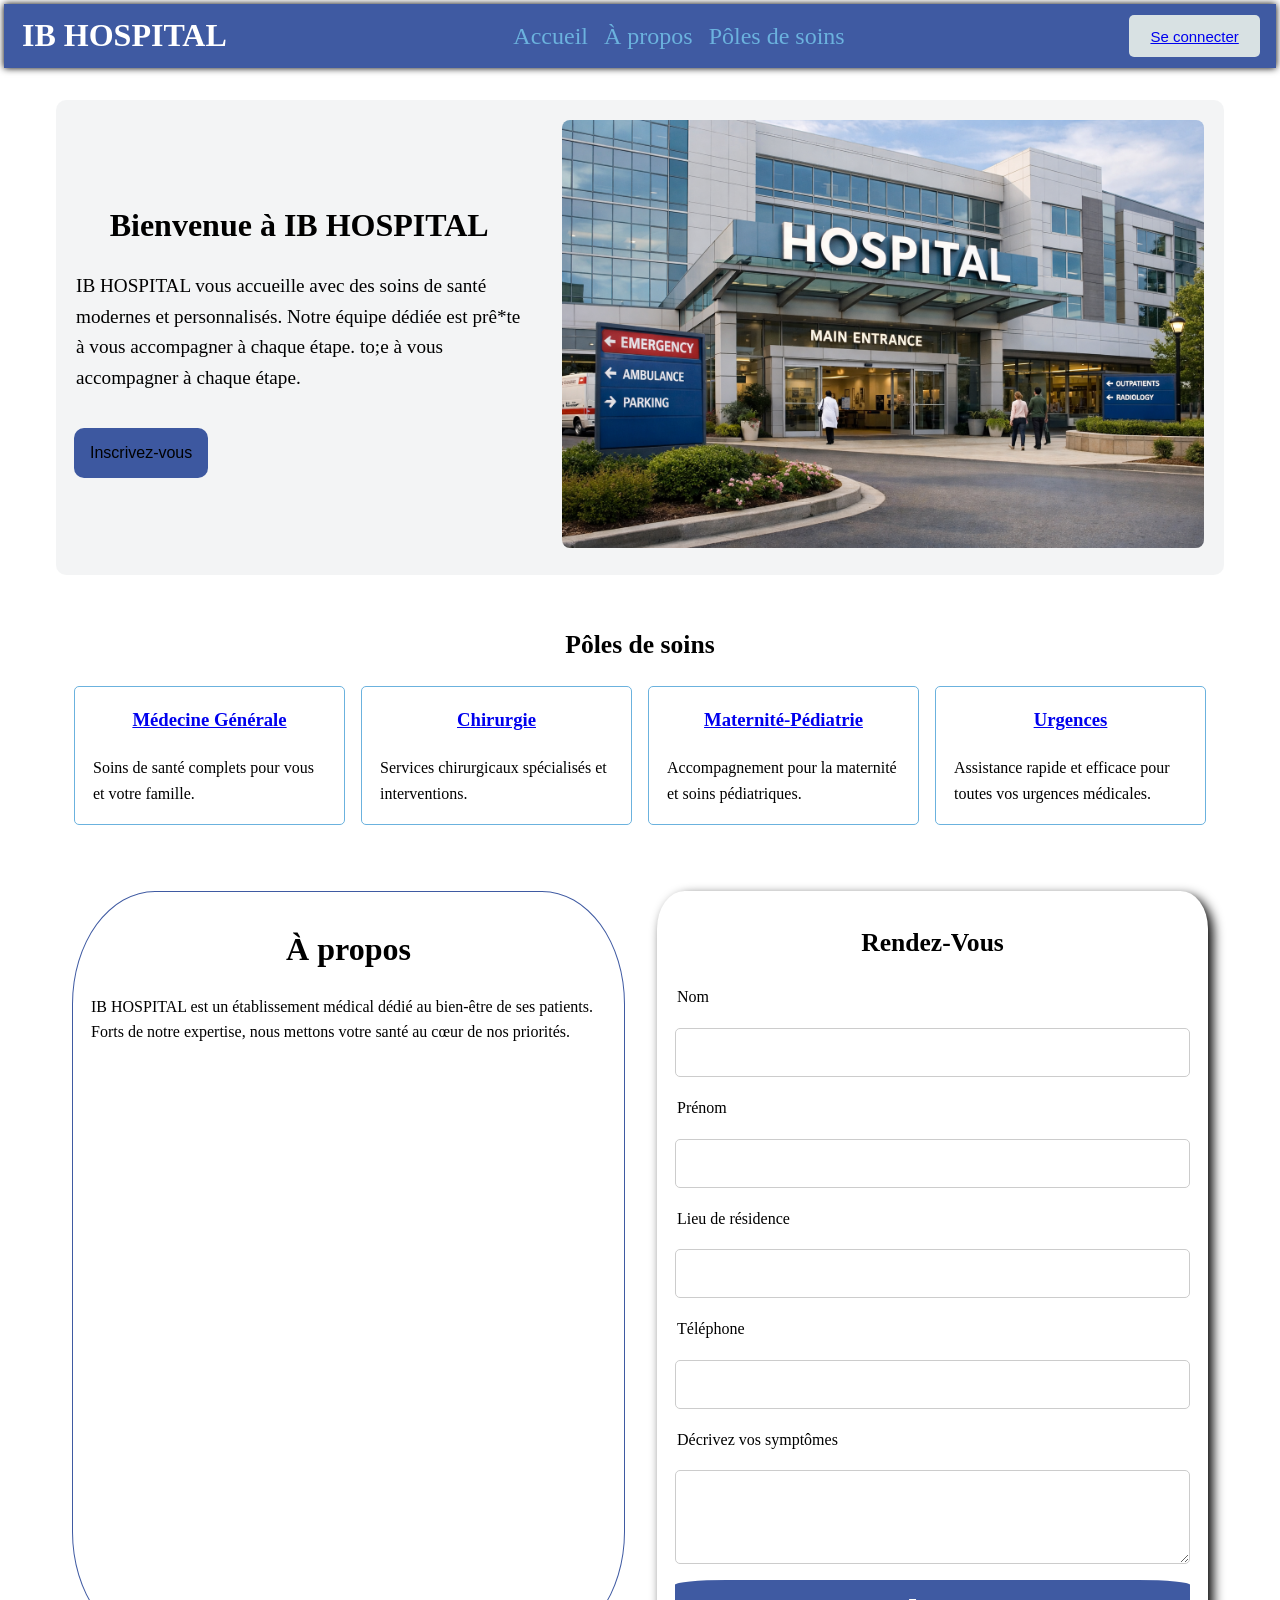
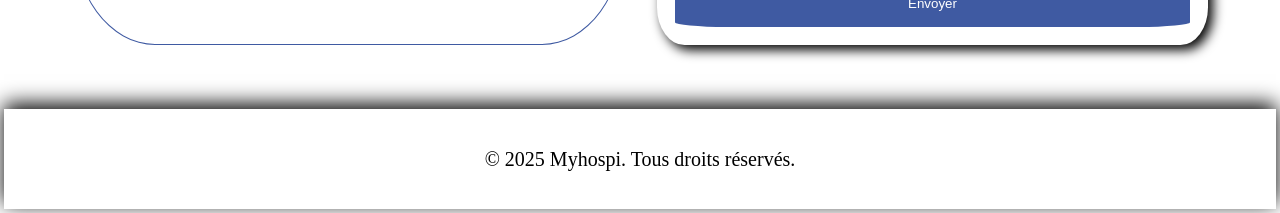
<file: index.html>
<!DOCTYPE html>
<html lang="fr">

<head>
    <meta charset="UTF-8">
    <meta name="viewport" content="width=device-width, initial-scale=1.0">
    <title>Myhospi</title>
    <link rel="stylesheet" href="style.css">
</head>

<body>

    <header>
        <h1>IB HOSPITAL</h1>

        <nav>
            <ul>
                <li><a href="#hero">Accueil</a></li>
                <li><a href="#Apropos">À propos</a></li>
                <li><a href="#service">Pôles de soins</a></li>
                </ul>
        </nav>
        <button type="button" id="btn-connexion"><a href="login_connexion/registre.html">Se connecter</a></button>
        
    </header>

    <main>

        
        <section id="hero">
            <div class="text-hero">
                <h2>Bienvenue à IB HOSPITAL</h2>
                <p>
                    IB HOSPITAL vous accueille avec des soins de santé modernes et personnalisés.
                    Notre équipe dédiée est prê*te à vous accompagner à chaque étape.
                    to;e à vous accompagner à chaque étape.
                </p>
                <button id="inscription">Inscrivez-vous</button>
            </div>  

            <div class="img-hero">
                <img src="image/hopital.png" alt="Vue de l'hôpital IB HOSPITAL">
            </div>
        </section>

        <!-- Section Services -->
        <section id="service">
            <h2>Pôles de soins</h2>

            <div class="partPole">
                <div class="pole">
                    <h3><a href="medecine generale/medecine-generale.html">Médecine Générale</a></h3>
                    <p>Soins de santé complets pour vous et votre famille.</p>
                </div>

                <div class="pole">
                    <h3><a href="chirurgie/chirurgie.html">Chirurgie</a></h3>
                    <p>Services chirurgicaux spécialisés et interventions.</p>
                </div>

                <div class="pole">
                    <h3><a href="maternité/maternite-pediatrie.html">Maternité-Pédiatrie</a></h3>
                    <p>Accompagnement pour la maternité et soins pédiatriques.</p>
                </div>
                <div class="pole">
                    <h3><a href="urgence/Urgence.html">Urgences</a></h3>
                    <p>Assistance rapide et efficace pour toutes vos urgences médicales.</p>

                </div>
            </div>
        </section>

        <!-- Section À propos -->
        <section id="Apropos">
            <div class="apropos">
                <h2>À propos</h2>
                <p>
                    IB HOSPITAL est un établissement médical dédié au bien-être de ses patients.
                    Forts de notre expertise, nous mettons votre santé au cœur de nos priorités.
                </p>
            </div>

            <div class="contactez">
                <h2>Rendez-Vous</h2>

                <form action="" method="post">
                    <label for="nom">Nom</label>
                    <input id="nom" type="text" name="nom" required>

                    <label for="prenom">Prénom</label>
                    <input id="prenom" type="text" name="prenom" required>

                    <label for="lieu">Lieu de résidence</label>
                    <input id="lieu" type="text" name="lieu">

                    <label for="tel">Téléphone</label>
                    <input id="tel" type="tel" name="telephone" required>

                    <label for="message">Décrivez vos symptômes</label>
                    <textarea id="message" name="message" rows="4" required></textarea>

                    <button type="submit">Envoyer</button>
                </form>
            </div>
        </section>

    </main>

    <footer>
        <p>&copy; 2025 Myhospi. Tous droits réservés.</p>
    </footer>

</body>

</html>
</file>
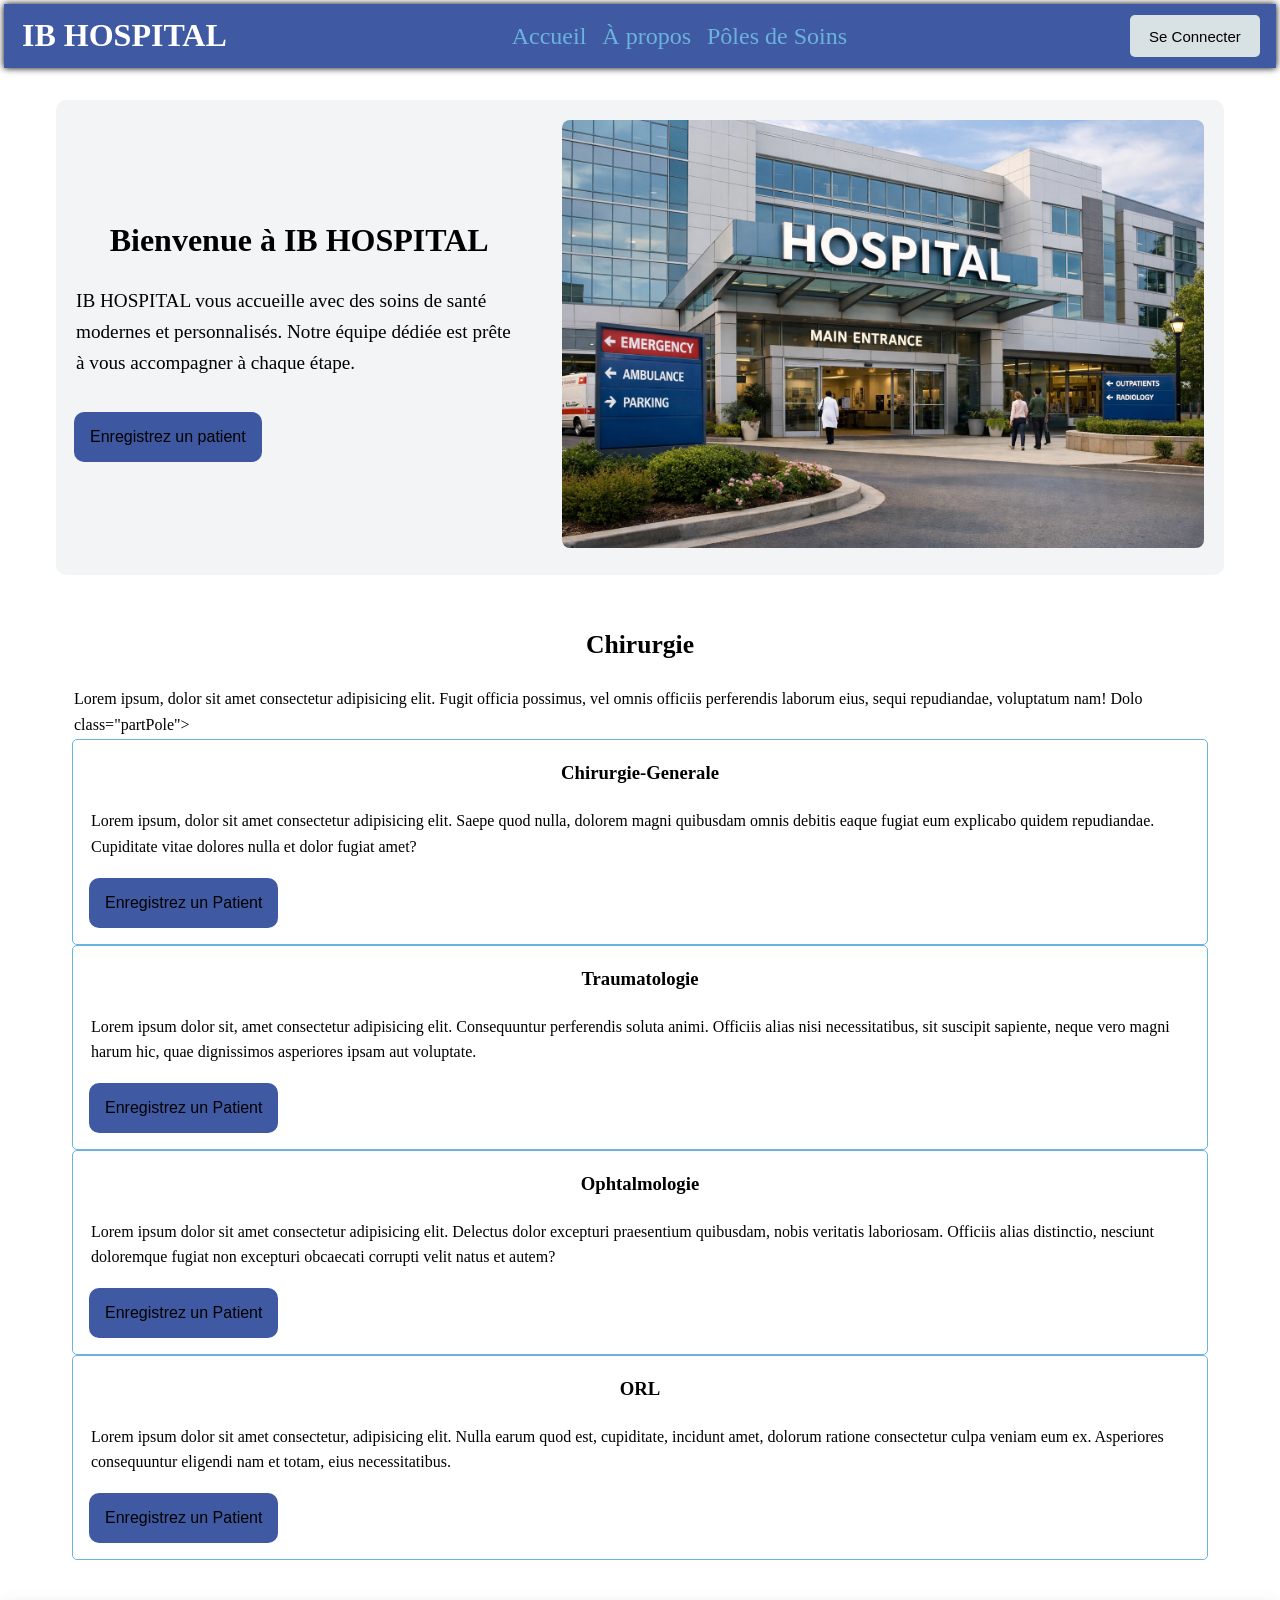
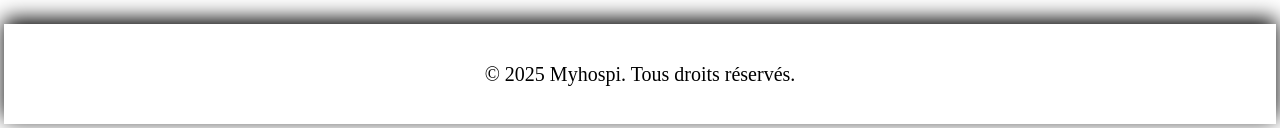
<file: chirurgie/chirurgie.html>
<!DOCTYPE html>
<html lang="en">
<head>
    <meta charset="UTF-8">
    <meta name="viewport" content="width=device-width, initial-scale=1.0">
    <title>Pôle Chirurgie IB HOSPITAL</title>
    <link rel="stylesheet" href="../style.css">
    <link rel="stylesheet" href="../image/hopital.png">
</head>

<body>

    <header>
        <h1>IB HOSPITAL</h1>

        <nav>
            <ul>
                <li><a href="../index.html">Accueil</a></li>
                <li><a href="../index.html#Apropos">À propos</a></li>
                <li><a href="../index.html#service">Pôles de Soins</a></li>
            </ul>
        </nav>

        <button type="button" id="btn-connexion">
            Se Connecter
        </button>
    </header>
    
    <main>
        <section id="hero">
            <div class="text-hero">
                <h2>Bienvenue à IB HOSPITAL</h2>
                <p>
                    IB HOSPITAL vous accueille avec des soins de santé modernes et personnalisés.
                    Notre équipe dédiée est prête à vous accompagner à chaque étape.
                </p>
                <button type="button" id="inscription">Enregistrez un patient</button>
            </div>

            <div class="img-hero">
                <img src="../image/hopital.png" alt="Vue de l'Hôpital IB HOSPITAL">
            </div>
        </section>

        <section id="service">
            <h2>Chirurgie</h2>
            <p>Lorem ipsum, dolor sit amet consectetur adipisicing elit. Fugit officia possimus, vel omnis officiis perferendis laborum eius, sequi repudiandae, voluptatum nam! Dolo class="partPole">
                <div class="pole">
                    <h3>Chirurgie-Generale</h3>
                    <p>Lorem ipsum, dolor sit amet consectetur adipisicing elit. Saepe quod nulla, dolorem magni quibusdam omnis debitis eaque fugiat eum explicabo quidem repudiandae. Cupiditate vitae dolores nulla et dolor fugiat amet?</p>
                    <button type="button" id="inscription">Enregistrez un Patient</button>
                </div>

                <div class="pole">
                    <h3>Traumatologie</h3>
                    <p>
                        Lorem ipsum dolor sit, amet consectetur adipisicing elit. Consequuntur perferendis soluta animi. Officiis alias nisi necessitatibus, sit suscipit sapiente, neque vero magni harum hic, quae dignissimos asperiores ipsam aut voluptate.
                    </p>
                    <button type="button" id="inscription">Enregistrez un Patient</button>
                </div>

                <div class="pole">
                    <h3>Ophtalmologie</h3>
                    <p>
                        Lorem ipsum dolor sit amet consectetur adipisicing elit. Delectus dolor excepturi praesentium quibusdam, nobis veritatis laboriosam. Officiis alias distinctio, nesciunt doloremque fugiat non excepturi obcaecati corrupti velit natus et autem?
                    </p>
                    <button type="button" id="inscription">Enregistrez un Patient</button>
                </div>

                <div class="pole">
                    <h3>ORL</h3>
                    <p>
                        Lorem ipsum dolor sit amet consectetur, adipisicing elit. Nulla earum quod est, cupiditate, incidunt amet, dolorum ratione consectetur culpa veniam eum ex. Asperiores consequuntur eligendi nam et totam, eius necessitatibus.
                    </p>
                    <button type="button" id="inscription">
                        Enregistrez un Patient
                    </button>
                </div>
            </div>
        </section>
    </main>

    <footer>
        <p>&copy; 2025 Myhospi. Tous droits réservés.</p>
    </footer>
</body>
</html>
</file>
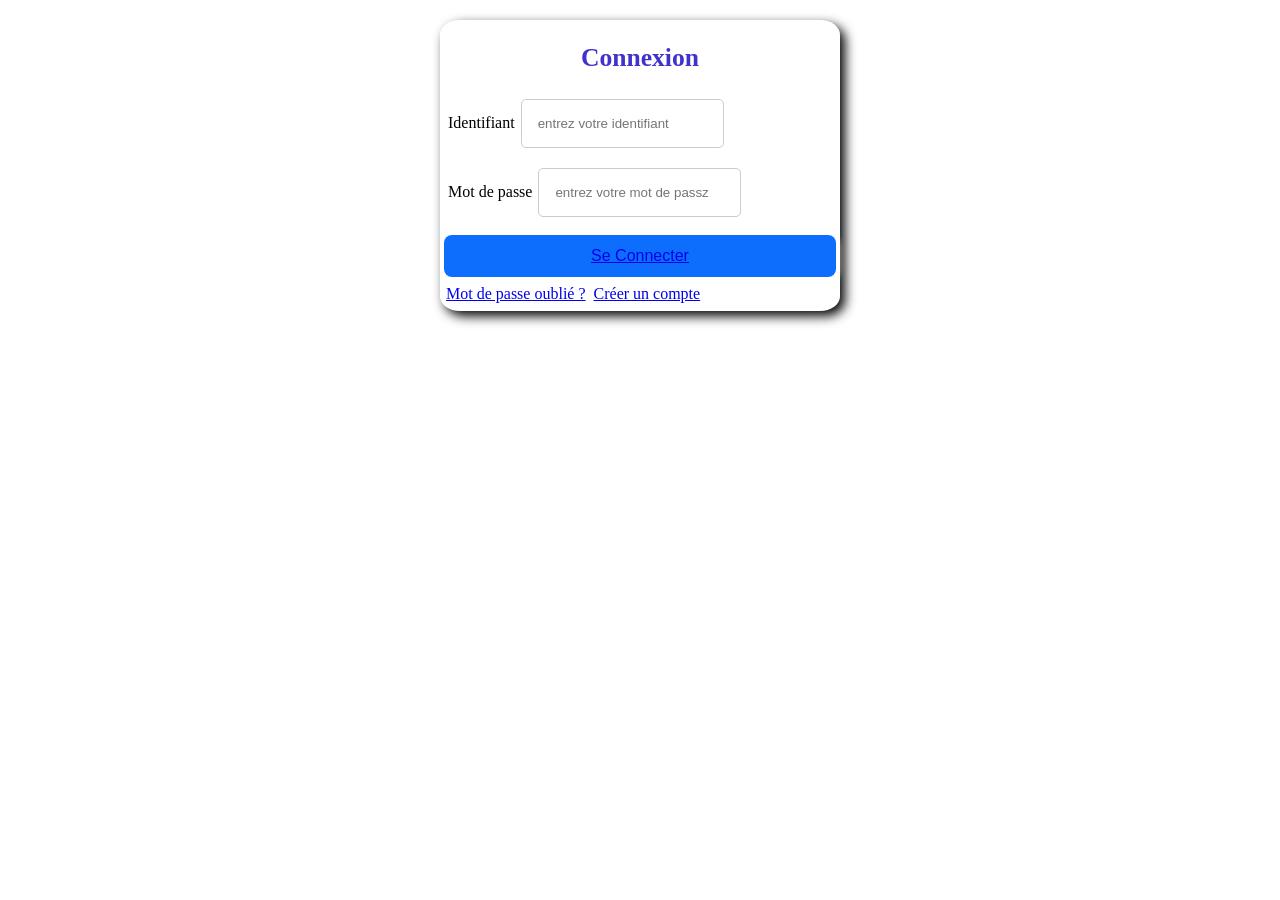
<file: login_connexion/connexion.html>
<!DOCTYPE html>
<html lang="fr">

<head>
    <meta charset="UTF-8">
    <meta name="viewport" content="width=device-width, initial-scale=1.0">
    <title>Médecine Générale - IB HOSPITAL</title>
    <link rel="stylesheet" href="../style.css">
    <link rel="stylesheet" href="../image/hopital.png">
</head>

<body>
    <!-- <header>
        <h1>IB HOSPITAL</h1>

        <nav>
            <ul>
                <li><a href="../index.html">Accueil</a></li>
                <li><a href="../index.html#Apropos">À propos</a></li>
                <li><a href="../index.html#service">Pôles de soins</a></li>
            </ul>
        </nav>

        <button type="button" id="btn-connexion">Se Connecter</button>
    </header> -->

    <main>
    <div class="login-container">
        <h2>Connexion</h2>

        <form action="">
            <div class="input-group">
                <label>Identifiant</label>
                <input type="email" placeholder="entrez votre identifiant" required>
            </div>

            <div class="input-group">
                <label>Mot de passe</label>
                <input type="password" placeholder="entrez votre mot de passz" required>
            </div>

            <button type="submit" class="login-btn">
                <a href="../index.html">Se Connecter</a>
            </button>
        </form>
        <div class="extra-links">
            <a href="#">Mot de passe oublié ?</a>
            <a href="registre.html">Créer un compte</a>
        </div>
    </div>
    </main>

    <!-- <footer>
        <p>&copy; 2025 Myhospi. Tous droits réservés.</p>
    </footer> -->
</body>
</file>
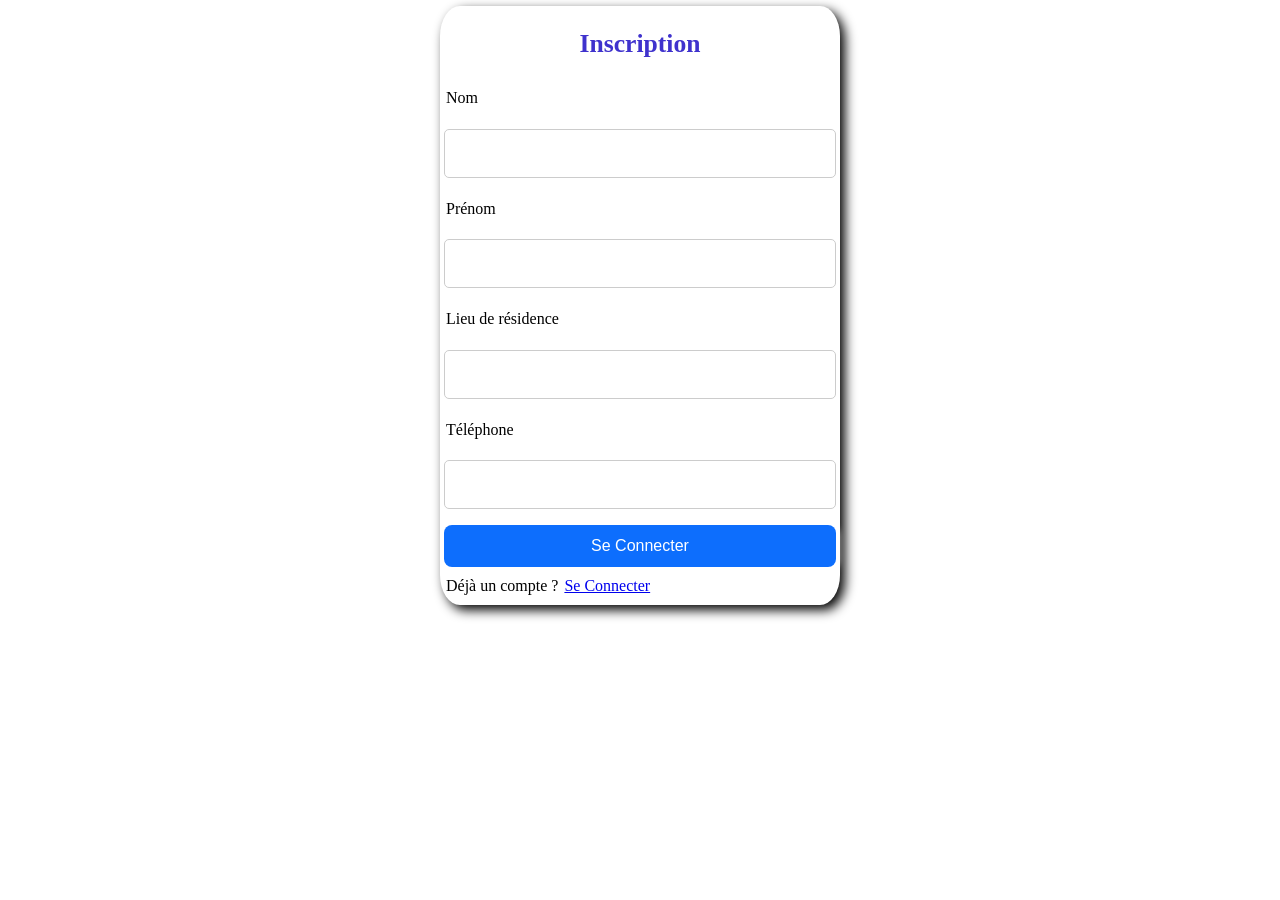
<file: login_connexion/registre.html>
<!DOCTYPE html>
<html lang="fr">
<head>
    <meta charset="UTF-8">
    <meta name="viewport" content="width=device-width, initial-scale=1.0">
    <title>registre</title>
    <link rel="stylesheet" href="../style.css">
</head>
      
<body>
    <!-- <header>
        <h1>IB HOSPITAL</h1>

        <nav>
            <ul>
                <li><a href="../index.html">Accueil</a></li>
                <li><a href="../index.html#Apropos">À propos</a></li>
                <li><a href="../index.html">Pôles de soins</a></li>
                </ul>
        </nav>
        <button type="button" id="btn-connexion">Se connecter</button>
    </header>   -->

    <div class="login">
        <div class="login-container">
            <h2>Inscription</h2>

            <form action="" method="post">
                <label for="nom">Nom</label>
                <input id="nom" type="text" name="nom" required>

                <label for="prenom">Prénom</label>
                <input id="prenom" type="text" name="prenom" required>

                <label for="lieu">Lieu de résidence</label>
                <input id="lieu" type="text" name="lieu">

                <label for="tel">Téléphone</label>
                <input id="tel" type="tel" name="telephone" required>

                <button type="reset">Se Connecter</button>
            </form>
            <div class="extra-links">
                <p>Déjà un compte ? <a href="connexion.html">Se Connecter</a></p> 
            </div>
        </div>
    </div>
</body>

<!-- <footer>
        <p>&copy; 2025 Myhospi. Tous droits réservés.</p>
</footer> -->
</html>
</file>
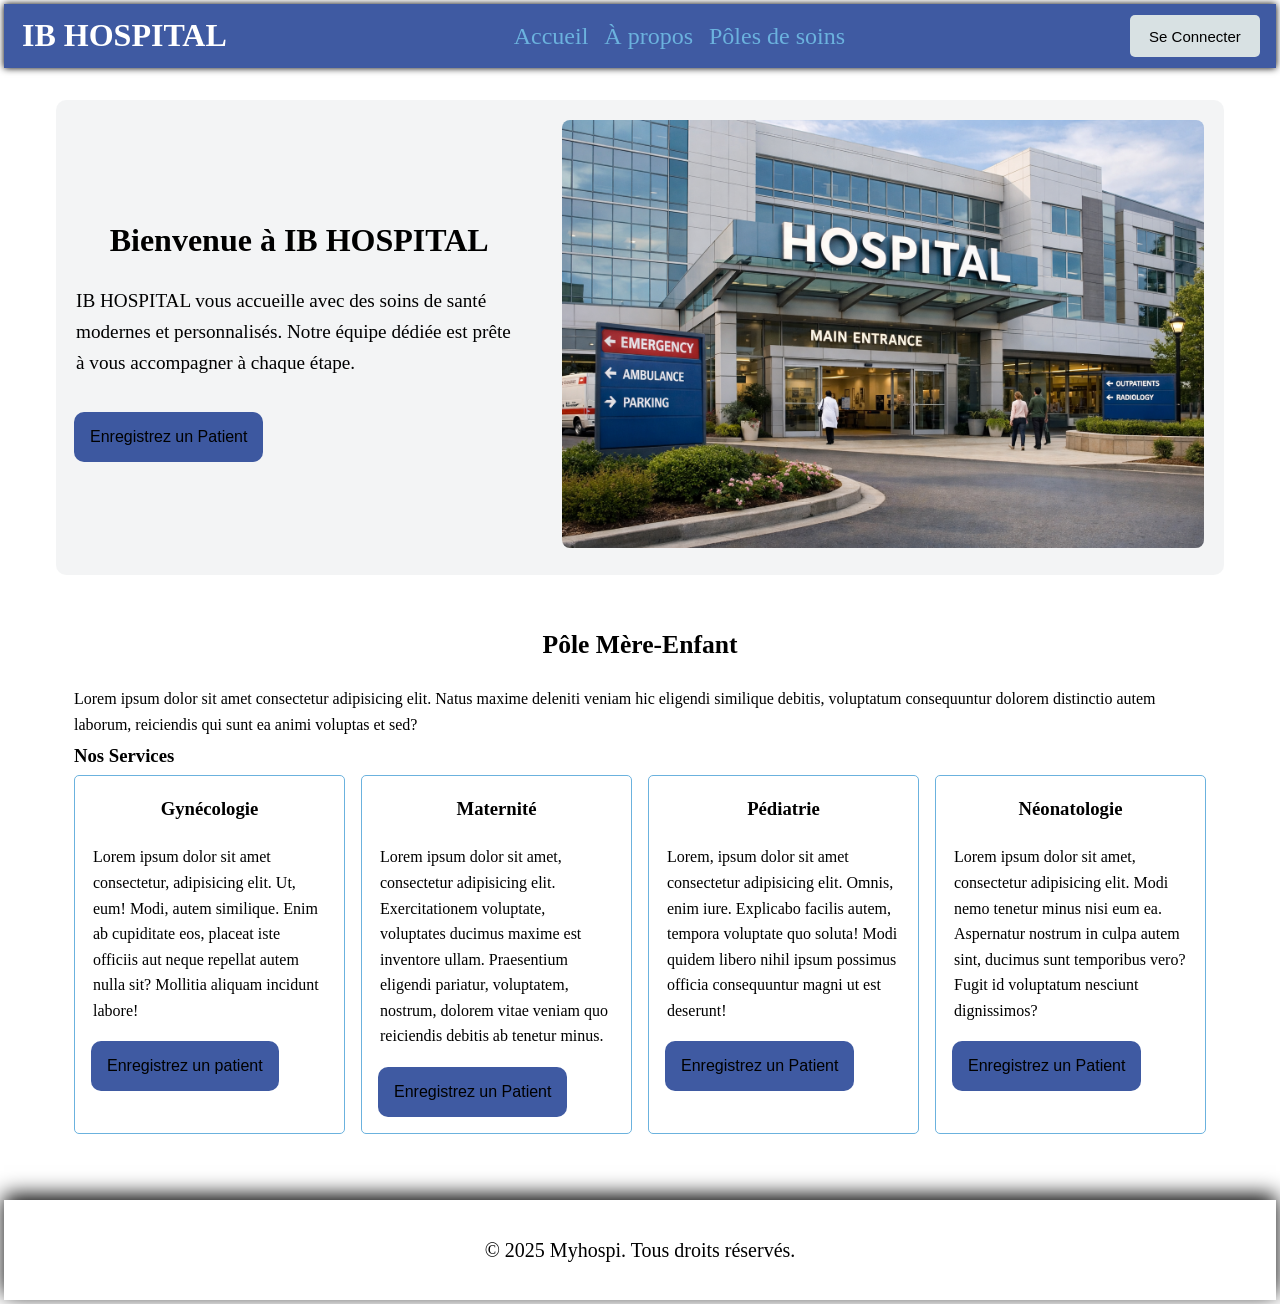
<file: maternité/maternite-pediatrie.html>
<!DOCTYPE html>
<html lang="en">
<head>
    <meta charset="UTF-8">
    <meta name="viewport" content="width=device-width, initial-scale=1.0">
    <title>Pôle Mère-Enfant IB HOSPITAL</title>
    <link rel="stylesheet" href="../style.css">
    <link rel="stylesheet" href="../image/hopital.png">
</head>

<body>

    <header>

        <h1>IB HOSPITAL</h1>

        <nav>
            <ul>
                <li><a href="../index.html">Accueil</a></li>
                <li><a href="../index.html#Apropos">À propos</a></li>
                <li><a href="../index.html#service">Pôles de soins</a></li>
            </ul>
        </nav>
        <button type="button" id="btn-connexion">Se Connecter</button>
    </header>

    <main>
        <section id="hero">
            <div class="text-hero">
                <h2>Bienvenue à IB HOSPITAL</h2>
                <p>
                    IB HOSPITAL vous accueille avec des soins de santé modernes et personnalisés.
                    Notre équipe dédiée est prête à vous accompagner à chaque étape.
                </p>
                <button id="inscription">
                    Enregistrez un Patient
                </button>
            </div>

            <div class="img-hero">
                <img src="../image/hopital.png" alt="Vue de l'hôpital IB HOSPITAL">
            </div>
        </section>
        <section id="service">
            <h2>Pôle Mère-Enfant</h2>
            <p>Lorem ipsum dolor sit amet consectetur adipisicing elit. Natus maxime deleniti veniam hic eligendi similique debitis, voluptatum consequuntur dolorem distinctio autem laborum, reiciendis qui sunt ea animi voluptas et sed?</p>

            <h3>Nos Services</h3>

            <div class="partPole">
                
                <div class="pole">
                    <h3>Gynécologie</h3>
                    <p>
                        Lorem ipsum dolor sit amet consectetur, adipisicing elit. Ut, eum! Modi, autem similique. Enim ab cupiditate eos, placeat iste officiis aut neque repellat autem nulla sit? Mollitia aliquam incidunt labore!
                    </p>
                    <button type="button" id="inscription">
                        Enregistrez un patient
                    </button>
                </div>

                <div class="pole">
                    <h3>Maternité</h3>
                    <p>
                        Lorem ipsum dolor sit amet, consectetur adipisicing elit. Exercitationem voluptate, voluptates ducimus maxime est inventore ullam. Praesentium eligendi pariatur, voluptatem, nostrum, dolorem vitae veniam quo reiciendis debitis ab tenetur minus.
                    </p>
                    <button type="button" id="inscription">
                        Enregistrez un Patient
                    </button>
                </div>

                <div class="pole">
                    <h3>Pédiatrie</h3>
                    <p>
                        Lorem, ipsum dolor sit amet consectetur adipisicing elit. Omnis, enim iure. Explicabo facilis autem, tempora voluptate quo soluta! Modi quidem libero nihil ipsum possimus officia consequuntur magni ut est deserunt!
                    </p>
                    <button type="button" id="inscription">
                        Enregistrez un Patient
                    </button>
                </div>
                <div class="pole">
                    <h3>Néonatologie</h3>
                    <p>
                        Lorem ipsum dolor sit amet, consectetur adipisicing elit. Modi nemo tenetur minus nisi eum ea. Aspernatur nostrum in culpa autem sint, ducimus sunt temporibus vero? Fugit id voluptatum nesciunt dignissimos?
                    </p>
                    <button type="button" id="inscription">
                        Enregistrez un Patient
                    </button>
                </div>
            </div>
        </section>
    </main>

    <footer>
        <p>&copy; 2025 Myhospi. Tous droits réservés.</p>
    </footer>
</body>
</html>
</file>
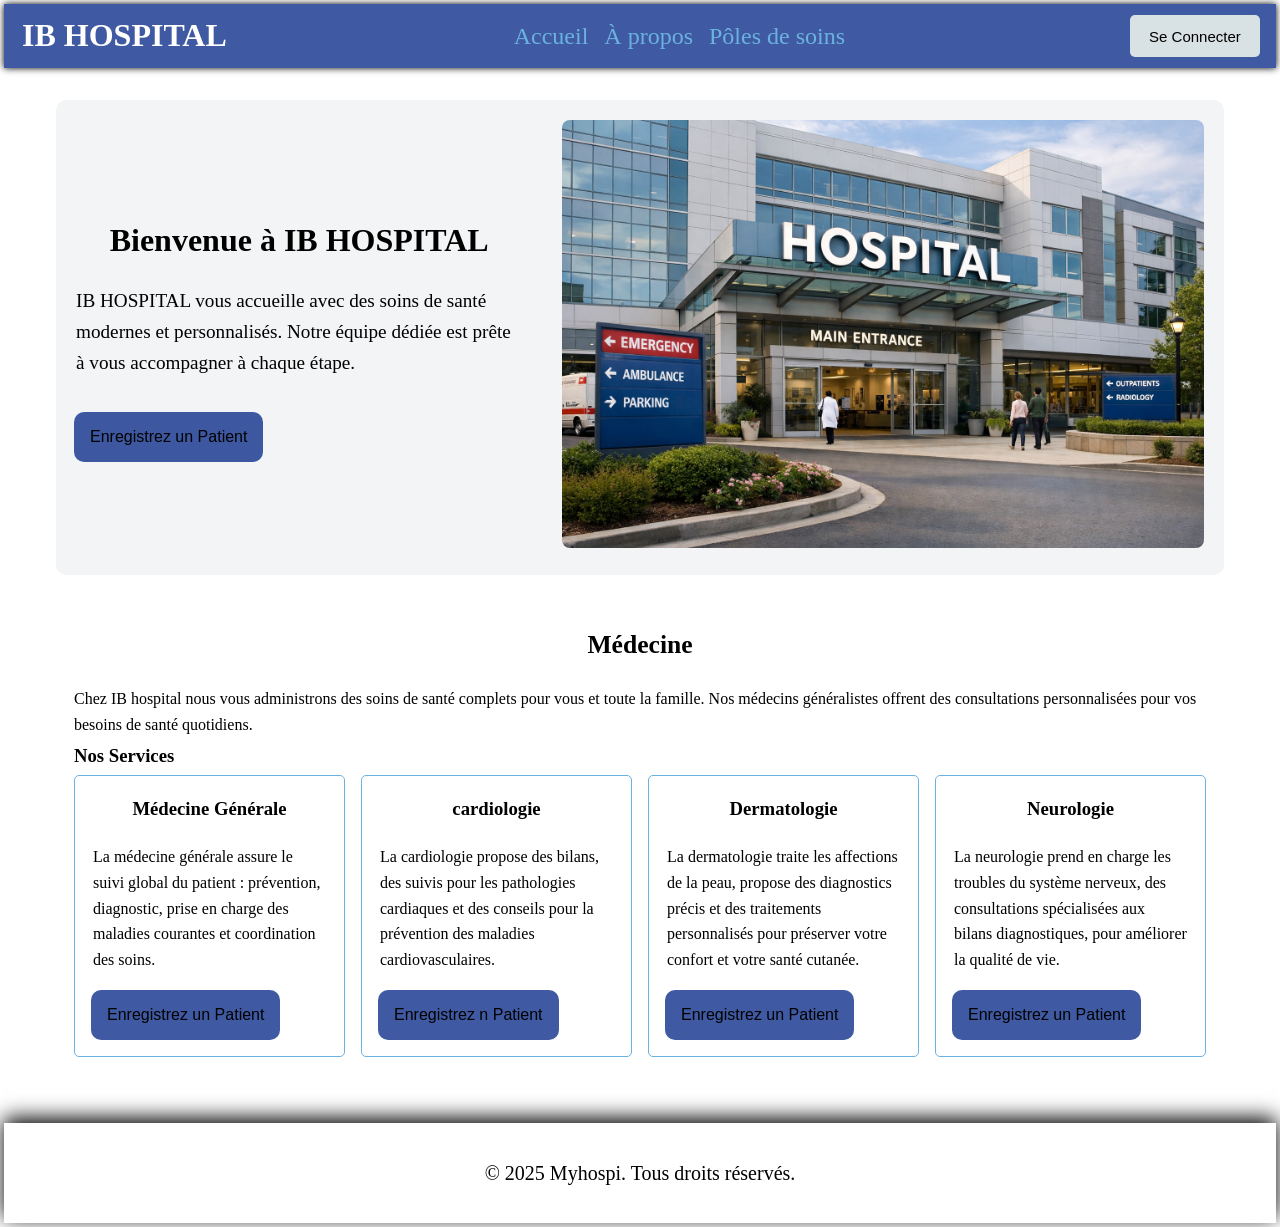
<file: medecine generale/medecine-generale.html>
<!DOCTYPE html>
<html lang="fr">

<head>
    <meta charset="UTF-8">
    <meta name="viewport" content="width=device-width, initial-scale=1.0">
    <title>Médecine Générale - IB HOSPITAL</title>
    <link rel="stylesheet" href="../style.css">
    <link rel="stylesheet" href="../image/hopital.png">
</head>

<body>

    <header>
        <h1>IB HOSPITAL</h1>

        <nav>
            <ul>
                <li><a href="../index.html">Accueil</a></li>
                <li><a href="../index.html#Apropos">À propos</a></li>
                <li><a href="../index.html#service">Pôles de soins</a></li>
            </ul>
        </nav>

        <button type="button" id="btn-connexion">Se Connecter</button>
    </header>

    <main>
          <section id="hero">
            <div class="text-hero">
                <h2>Bienvenue à IB HOSPITAL</h2>
                <p>
                    IB HOSPITAL vous accueille avec des soins de santé modernes et personnalisés.
                    Notre équipe dédiée est prête à vous accompagner à chaque étape.
                </p>
                <button   type="button" id="inscription">Enregistrez un Patient</button>
            </div>

            <div class="img-hero">
                <img src="../image/hopital.png" alt="Vue de l'hôpital IB HOSPITAL">
            </div>
        </section>
        <section id="service">
            <h2>Médecine </h2>
            <p>Chez IB hospital nous vous administrons des soins de santé complets pour vous et toute la famille. Nos médecins généralistes offrent des consultations
            personnalisées pour vos besoins de santé quotidiens.</p>

            <h3>Nos Services</h3>
            
            <div class="partPole">
                <div class="pole">
                    <h3>Médecine Générale</h3>
                    <p>La médecine générale assure le suivi global du patient : prévention, diagnostic, prise en charge des maladies courantes et coordination des soins.</p>
                    <button type="button" id="inscription" >
                        Enregistrez un Patient
                    </button>
                </div>
                

                <div class="pole">
                    <h3>cardiologie</h3>
                    <p>La cardiologie propose des bilans, des suivis pour les pathologies cardiaques et des conseils pour la prévention des maladies cardiovasculaires.</p>
                    <button type="button"  id="inscription">Enregistrez n Patient</button>
                </div>

                <div class="pole">
                    <h3>Dermatologie</h3>
                    <p>La dermatologie traite les affections de la peau, propose des diagnostics précis et des traitements personnalisés pour préserver votre confort et votre santé cutanée.</p>
                    <button type="button"  id="inscription">Enregistrez un Patient</button>

                </div>

                <div class="pole">
                    <h3>Neurologie</h3>
                    <p>La neurologie prend en charge les troubles du système nerveux, des consultations spécialisées aux bilans diagnostiques, pour améliorer la qualité de vie.</p>
                    <button type="button"  id="inscription">Enregistrez un Patient</button>
                </div>
             </div>
        </section>
    </main>

    <footer>
        <p>&copy; 2025 Myhospi. Tous droits réservés.</p>
    </footer>



</body>

</html>
</file>
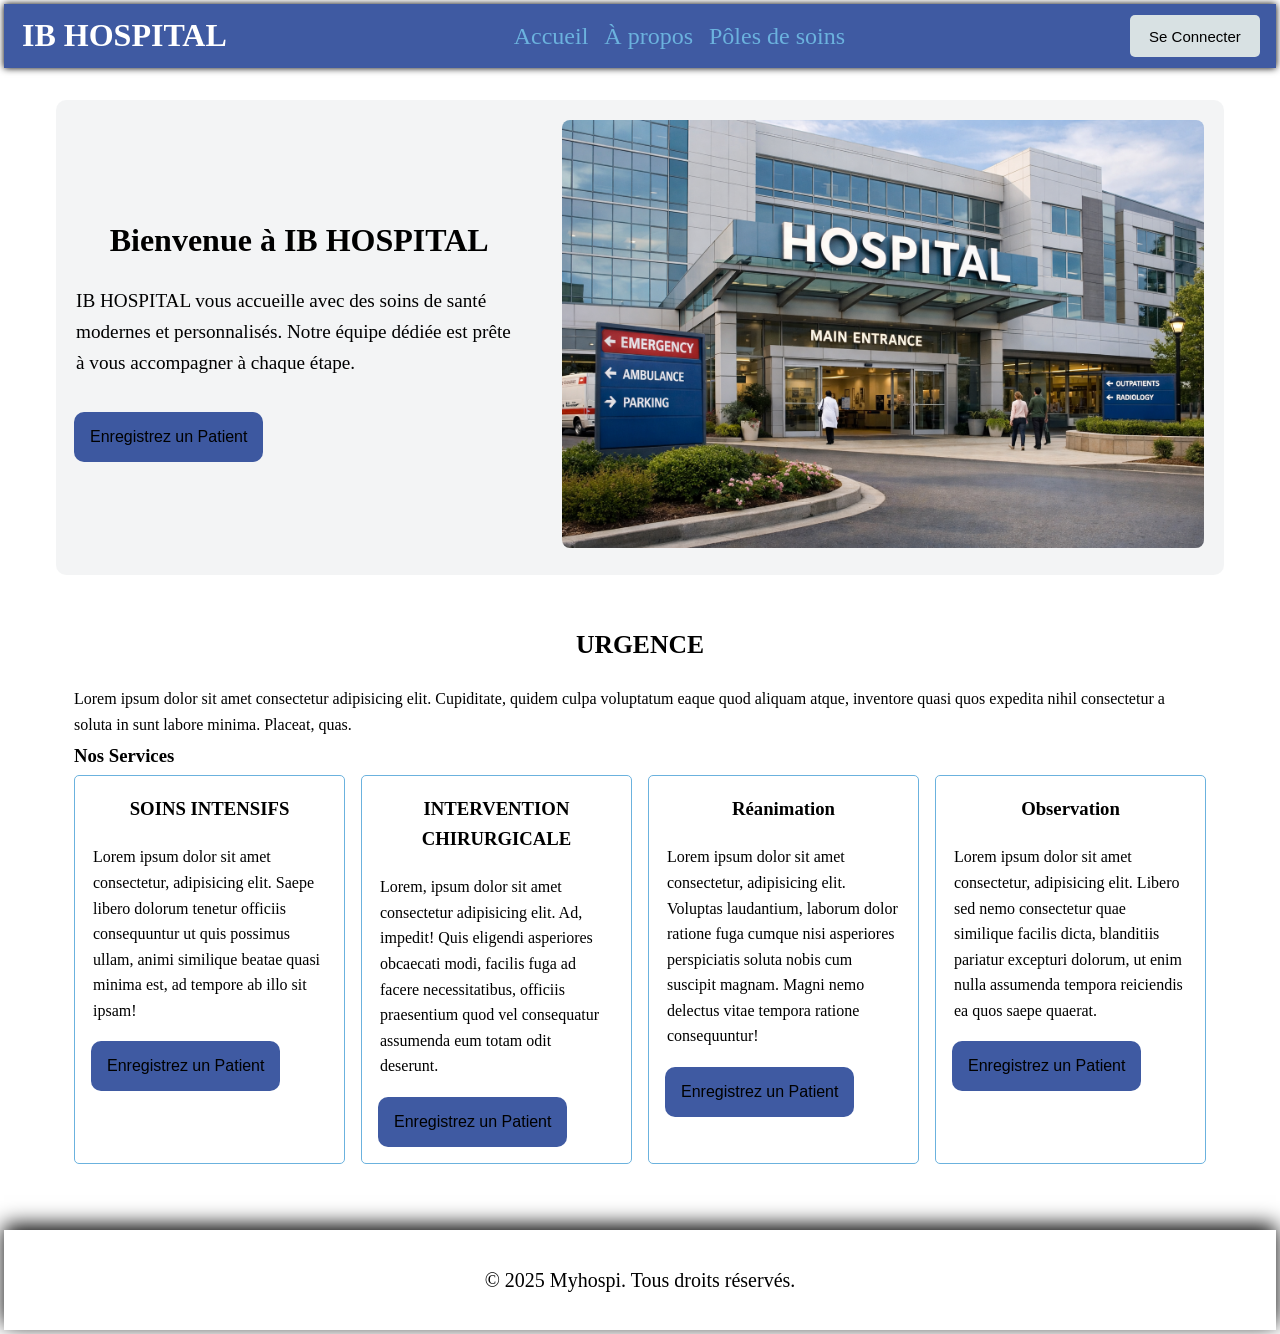
<file: urgence/Urgence.html>
<!DOCTYPE html>
<html lang="en">
<head>
    <meta charset="UTF-8">
    <meta name="viewport" content="width=device-width, initial-scale=1.0">
    <title>Urgence IB HOSPITAL</title>
    <link rel="stylesheet" href="../style.css">
    <link rel="stylesheet" href="../image/hopital.png">
</head>

<body>

    <header>

        <h1>IB HOSPITAL</h1>

        <nav>
            <ul>
                <li><a href="../index.html">Accueil</a></li>
                <li><a href="../index.html#Apropos">À propos</a></li>
                <li><a href="../index.html#service">Pôles de soins</a></li>
            </ul>
        </nav>
        <button type="button" id="btn-connexion">Se Connecter</button>
    </header>

    <main>
        <section id="hero">
            <div class="text-hero">
                <h2>Bienvenue à IB HOSPITAL</h2>
                <p>
                    IB HOSPITAL vous accueille avec des soins de santé modernes et personnalisés. Notre équipe dédiée est prête à vous accompagner à chaque étape.
                </p>
                <button type="button" id="inscription">
                    Enregistrez un Patient
                </button>
            </div>

            <div class="img-hero">
                <img src="../image/hopital.png" alt="Vue de l'hôpital IB HOSPITAL">
            </div>
        </section>
        <section id="service">
            <h2>URGENCE</h2>
            <p>Lorem ipsum dolor sit amet consectetur adipisicing elit. Cupiditate, quidem culpa voluptatum eaque quod aliquam atque, inventore quasi quos expedita nihil consectetur a soluta in sunt labore minima. Placeat, quas.</p>

            <h3>Nos Services</h3>

            <div class="partPole">
                
                <div class="pole">
                    <h3>SOINS INTENSIFS</h3>
                    <p>Lorem ipsum dolor sit amet consectetur, adipisicing elit. Saepe libero dolorum tenetur officiis consequuntur ut quis possimus ullam, animi similique beatae quasi minima est, ad tempore ab illo sit ipsam!</p>
                    <button type="button"  id="inscription">Enregistrez un Patient</button>
                </div>
                <div class="pole">
                    <h3>INTERVENTION <br>CHIRURGICALE</h3>
                    <p>Lorem, ipsum dolor sit amet consectetur adipisicing elit. Ad, impedit! Quis eligendi asperiores obcaecati modi, facilis fuga ad facere  necessitatibus, officiis praesentium quod vel consequatur assumenda eum totam odit deserunt.</p>
                    <button  type="button" id="inscription">Enregistrez un Patient</button>
                </div>
                <div class="pole">
                    <h3>Réanimation</h3>
                    <p>
                        Lorem ipsum dolor sit amet consectetur, adipisicing elit. Voluptas laudantium, laborum dolor ratione fuga cumque nisi asperiores perspiciatis soluta nobis cum suscipit magnam. Magni nemo delectus vitae tempora ratione consequuntur!
                    </p>
                    <button type="botton" id="inscription">
                        Enregistrez un Patient
                    </button>
                </div>
                <div class="pole">
                    <h3>Observation</h3>
                    <p>
                        Lorem ipsum dolor sit amet consectetur, adipisicing elit. Libero sed nemo consectetur quae similique facilis dicta, blanditiis pariatur excepturi dolorum, ut enim nulla assumenda tempora reiciendis ea quos saepe quaerat.
                    </p>
                    <button type="button" id="inscription">
                        Enregistrez un Patient
                    </button>
                </div>
            </div>
        </section>
        
    </main>

    <footer>
        <p>&copy; 2025 Myhospi. Tous droits réservés.</p>
    </footer>

</body>
</html>
</file>
<file: style.css>
* {
    padding: 2px;
    margin: 0;
    box-sizing: border-box;
}

html {
    --var_bg: rgb(107, 178, 222);
    --var_text: #18388fd3;
    --var_bg_clair: rgb(216, 225, 227);
    --var_text_clair: #579f7e;
    --var_to_clair: #29278f86;
}

body {
    font-family: Georgia, 'Times New Roman', Times, serif;
    line-height: 1.6;
}


main {
    padding: 1rem;
    max-width: 1200px;
    margin: auto;
}

header {
    display: flex;
    justify-content: space-between;
    height: 4rem;
    padding: 1rem;
    align-items: center;
    background-color: var(--var_text);
    box-shadow: 0 0 7px black;
    position: sticky;
    top: 0;
    /* z-index: 100; */
}

header h1 {
    color: white;
}

header nav ul {
    list-style: none;
    display: flex;
    gap: 0.5rem;
    font-size: 1.5rem;
}

nav ul li a {
    text-decoration: none;
    color: var(--var_bg);
}

nav ul li a:hover {
    color: var(--var_text_clair);
}

header button {
    padding: 0.8rem 1.2rem;
    border-radius: 5px;
    border: none;
    font-size: 15px;
    cursor: pointer;
    background-color: var(--var_bg_clair);
    text-decoration: none;
    list-style: none;
}
#btn-connexion{
    padding: 0.8rem 1.2rem;
    border-radius: 5px;
    border: none;
    font-size: 15px;
    cursor: pointer;
    background-color: var(--var_bg_clair);
    text-decoration: none;
    list-style: none;
}

/* Hero*/
#hero {
    display: flex;
    justify-content: space-between;
    align-items: center;
    padding: 1rem;
    gap: 2rem;
    border-radius: 10px;
    background-color: rgba(140, 149, 156, 0.105);
    margin-top: 1rem;
}

.text-hero {
    width: 40%;
}

#hero .text-hero h2 {
    font-size: 2rem;
    margin-bottom: 1rem;
    text-align: center;
}

#hero .text-hero p {
    font-size: 1.2rem;
    margin-bottom: 1rem;
    text-align: start;
    width: 100%;
}

#inscription {
    background-color: var(--var_text);
    border: none;
    padding: 1rem;
    margin-top: 1rem;
    border-radius: 10px;
    font-size: 1rem;
    cursor: pointer;
    transition: background 0.5s, transform 0.3s;
    font-family: 'Gill Sans', 'Gill Sans MT', Calibri, 'Trebuchet MS', sans-serif;
}

#inscription:hover {
    background-color: greenyellow;
    transform: translateX(5px);
}

.img-hero {
    flex: 1;
}

.img-hero img {
    width: 100%;
    height: auto;
    border-radius: 10px;
}

/* Services */
#service {
    padding: 1rem;
    margin-top: 2rem;
}

#pole-detail{
    padding: 1rem;
    margin-top: 2rem;
}
#pole-detail h2{
    text-align: center;
    font-size: 1.6rem;
    margin-bottom: 1rem;
}

#service h2 {
    text-align: center;
    font-size: 1.6rem;
    margin-bottom: 1rem;
}

.partPole {
    display: flex;
    gap: 1rem;
}

.pole {
    border-radius: 5px;
    border: 1px solid var(--var_bg);
    padding: 1rem;
    flex: 1;
}

.pole h3 {
    text-align: center;
    margin-bottom: 1rem;
}

/* Apropos et Contact */
#Apropos {
    padding: 1rem;
    display: flex;
    gap: 2rem;
    margin-top: 2rem;
}

.apropos {
    padding: 1rem;
    border: 1px solid var(--var_text);
    border-radius: 15%;
    flex: 1;
}

.apropos h2 {
    text-align: center;
    font-size: 2rem;
    padding: 1rem;
    font-family: Cambria, Cochin, Georgia, Times, 'Times New Roman', serif;
}


.login-container{
    display: flex;
    flex-direction: column;
    margin: auto;
    /* padding: 1rem; */
    box-shadow: 5px 5px 12px;
    border-radius: 5%;
    flex: 1;
    width: 400px;
}
.login-container h2{
    text-align: center;
    font-size: 1.6rem;
    padding: 1rem;
    color: rgb(63, 50, 205);
    font-family: Cambria, Cochin, Georgia, Times, 'Times New Roman', serif;
}

.login-container form{
    display: flex;
    flex-direction: column;
    gap: 1rem;
}

.login-container form button{
    width: 100%;
    padding: 12px;
    background: #0d6efd;
    color: white;
    border: none;
    border-radius: 8px;
    cursor: pointer;
    font-size: 16px;
}

.login-container form button:hover{
    background: rgb(48, 171, 223) ;
}

.login-btn button a{
    text-decoration: none;
    list-style: none;
}

.contactez {
    padding: 1rem;
    box-shadow: 5px 5px 12px;
    border-radius: 5%;
    flex: 1;
}

.contactez h2 {
    text-align: center;
    font-size: 1.6rem;
    padding: 1rem;
    font-family: Cambria, Cochin, Georgia, Times, 'Times New Roman', serif;
}

.contactez form {
    display: flex;
    flex-direction: column;
    gap: 1rem;
}

form input,
form textarea {
    padding: 1rem;
    border-radius: 5px;
    border: 1px solid #ccc;
}

form button {
    padding: 1rem;
    background-color: var(--var_text);
    color: white;
    cursor: pointer;
    border: none;
    border-radius: 10%;
    box-shadow: 2px 2px 7px;
}

/* Footer */
footer {
    padding: 2rem;
    box-shadow: 0px -5px 20px black;
    margin-top: 2rem;
}

footer p {
    text-align: center;
    font-size: 20px;
}

/* Medias Queries et Responsivité */

/* pour les tablettes */
@media(max-width:768px) {
    header {
        text-align: center;
        flex-direction: row;
        align-items: center;
        padding: 0.3rem;
        min-height: 2.5rem;
        height: auto;

    }

    nav ul {

        flex-direction:column;
        gap: 0.2rem;
        align-items: center;
        padding: 0;
        /* margin: 0.3rem 0; */
        /* font-size: 1.2rem; */
    }

    header h1 {
        font-size: 1.3rem;
        white-space: nowrap;
        margin: 0.3rem 0;
    }

    #hero {
        flex-direction: column;
        text-align: baseline;
    }

    .text-hero {
        flex: 1 1 100%;
    }

    .img-hero {
        flex: 1 1 100%;
    }

    #service {
        flex-direction: column;
    }

    .partPole {
        flex-direction: column;
    }

    .pole {
        max-width: 100%;
    }

    #Apropos {
        flex-direction: column;
        gap: 2rem;
        padding: 2rem 1rem;
    }

    .apropos {
        flex: 1 1 100%;
    }

    .contactez {
        flex: 1 1 100%;
    }
    .login-container{
        margin-left: auto;
        margin-right:auto;
        align-items: center;
        justify-content: center;
    }
}

@media(max-width:480px) {

    #hero,
    #service,
    #Apropos {
        padding: 1.5rem;
    }

    .pole {
        padding: 1.5rem;
    }

    nav ul {
        gap: 0.5rem;
    }

    /* Center articles and pole cards on small screens */
    article,
    .pole {
        margin-left: auto;
        margin-right: auto;
        text-align: center;
        max-width: 100%;
    }

    /* Center images inside articles/poles */
    article img,
    .pole img {
        display: block;
        margin: 0 auto;
    }

    /* Ensure column containers center their children */
    .partPole,
    #Apropos {
        align-items: center;
    }

    header h1 {
        white-space: nowrap;
        font-size: 1.1rem;
    }
    .login-container{
        margin-left: auto;
        margin-right: auto;
        align-items: center;
        justify-content: center;
    }
}
</file>
